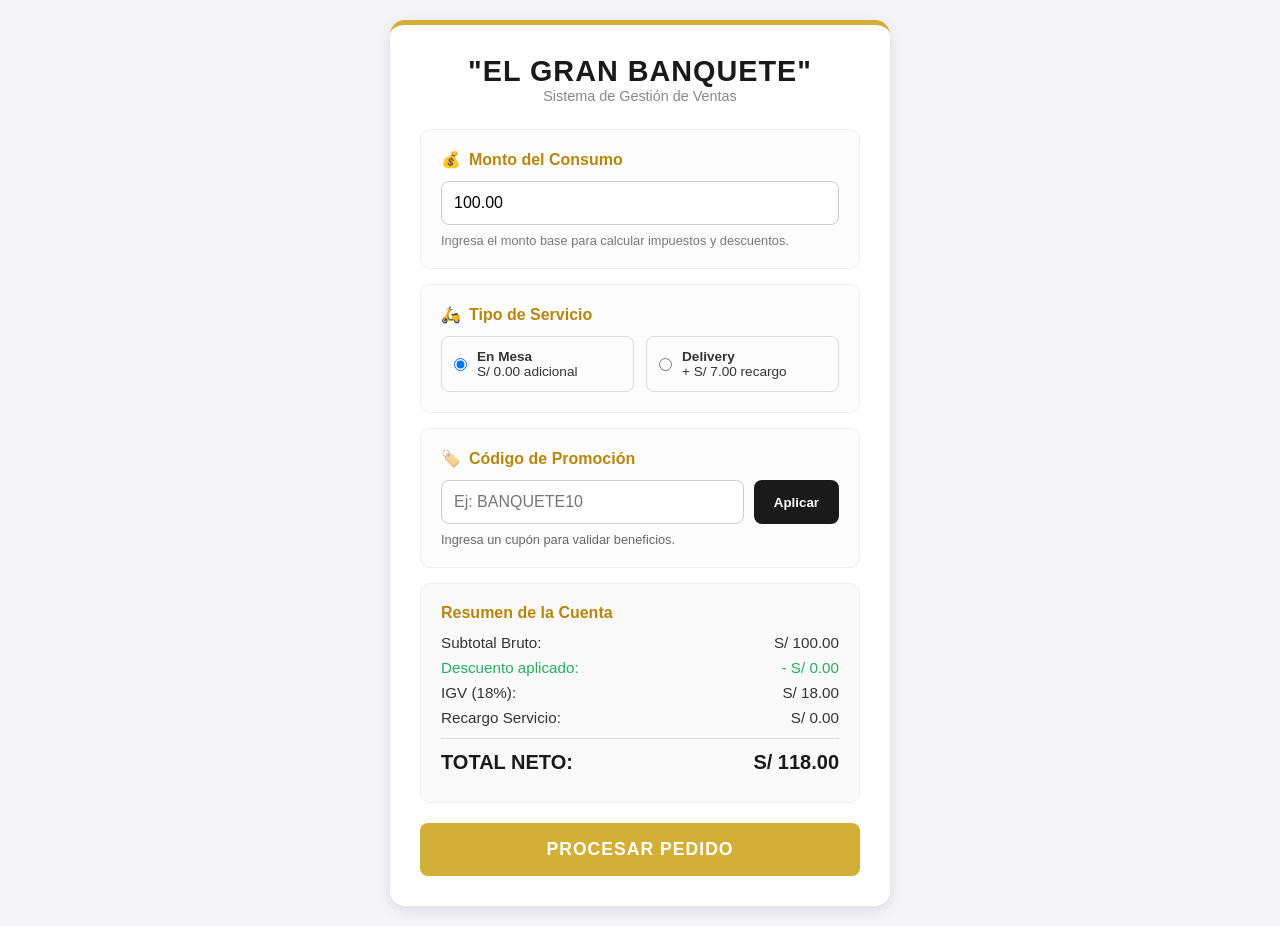
<file: Modulo_ventas/index.html>
<!DOCTYPE html>
<html lang="es">
<head>
    <meta charset="UTF-8">
    <meta name="viewport" content="width=device-width, initial-scale=1.0">
    <title>Módulo de Ventas | "EL GRAN BANQUETE"</title>
    <link rel="stylesheet" href="styles.css">
</head>
<body>

    <div class="contenedor-ventas">
        <header>
            <h1>"EL GRAN BANQUETE"</h1>
            <p class="subtitulo">Sistema de Gestión de Ventas</p>
        </header>

        <section class="seccion-card">
            <h3><span class="icon">💰</span> Monto del Consumo</h3>
            <div class="input-group">
                <input type="number" id="inputSubtotal" placeholder="Ej: 100.00" value="100.00" step="0.01" min="0">
            </div>
            <p class="info-texto">Ingresa el monto base para calcular impuestos y descuentos.</p>
        </section>

        <section class="seccion-card">
            <h3><span class="icon">🛵</span> Tipo de Servicio</h3>
            <div class="opciones-servicio">
                <label class="radio-label">
                    <input type="radio" name="tipoServicio" value="mesa" checked> 
                    <div class="info-radio">
                        <strong>En Mesa</strong>
                        <span>S/ 0.00 adicional</span>
                    </div>
                </label>
                <label class="radio-label">
                    <input type="radio" name="tipoServicio" value="delivery"> 
                    <div class="info-radio">
                        <strong>Delivery</strong>
                        <span>+ S/ 7.00 recargo</span>
                    </div>
                </label>
            </div>
        </section>

        <section class="seccion-card">
            <h3><span class="icon">🏷️</span> Código de Promoción</h3>
            <div class="input-group">
                <input type="text" id="inputCupon" placeholder="Ej: BANQUETE10">
                <button id="btnAplicar" class="btn-secundario">Aplicar</button>
            </div>
            <p id="mensajePromo" class="info-texto">Ingresa un cupón para validar beneficios.</p>
        </section>

        <section class="seccion-card resumen">
            <h3>Resumen de la Cuenta</h3>
            <div class="fila-resumen">
                <span>Subtotal Bruto:</span>
                <span id="resSubtotal">S/ 0.00</span>
            </div>
            <div class="fila-resumen desc-color">
                <span>Descuento aplicado:</span>
                <span id="resDescuento">- S/ 0.00</span>
            </div>
            <div class="fila-resumen">
                <span>IGV (18%):</span>
                <span id="resIGV">S/ 0.00</span>
            </div>
            <div class="fila-resumen">
                <span>Recargo Servicio:</span>
                <span id="resRecargo">S/ 0.00</span>
            </div>
            <hr>
            <div class="fila-resumen total">
                <span>TOTAL NETO:</span>
                <span id="resTotal">S/ 0.00</span>
            </div>
        </section>

        <button id="btnPagar" class="btn-principal">PROCESAR PEDIDO</button>
    </div>

    <script src="script.js"></script>
</body>
</html>
</file>
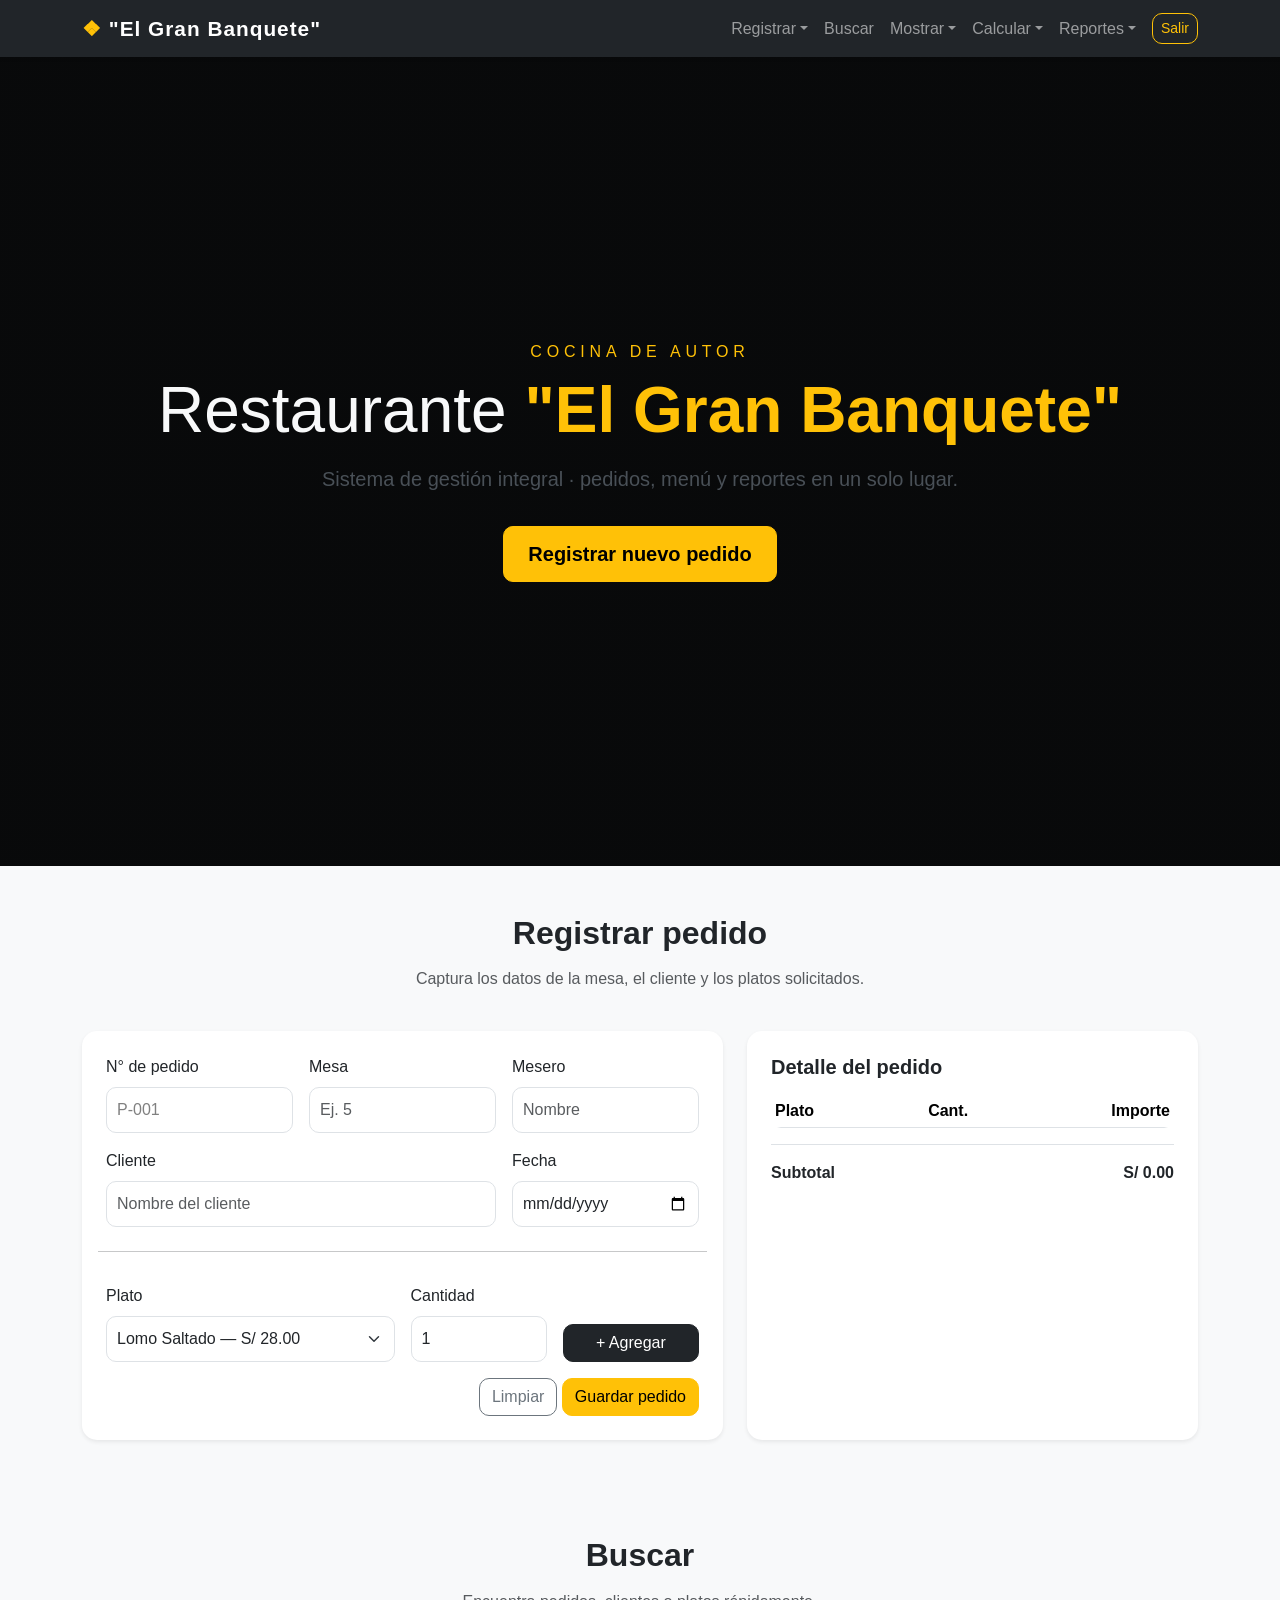
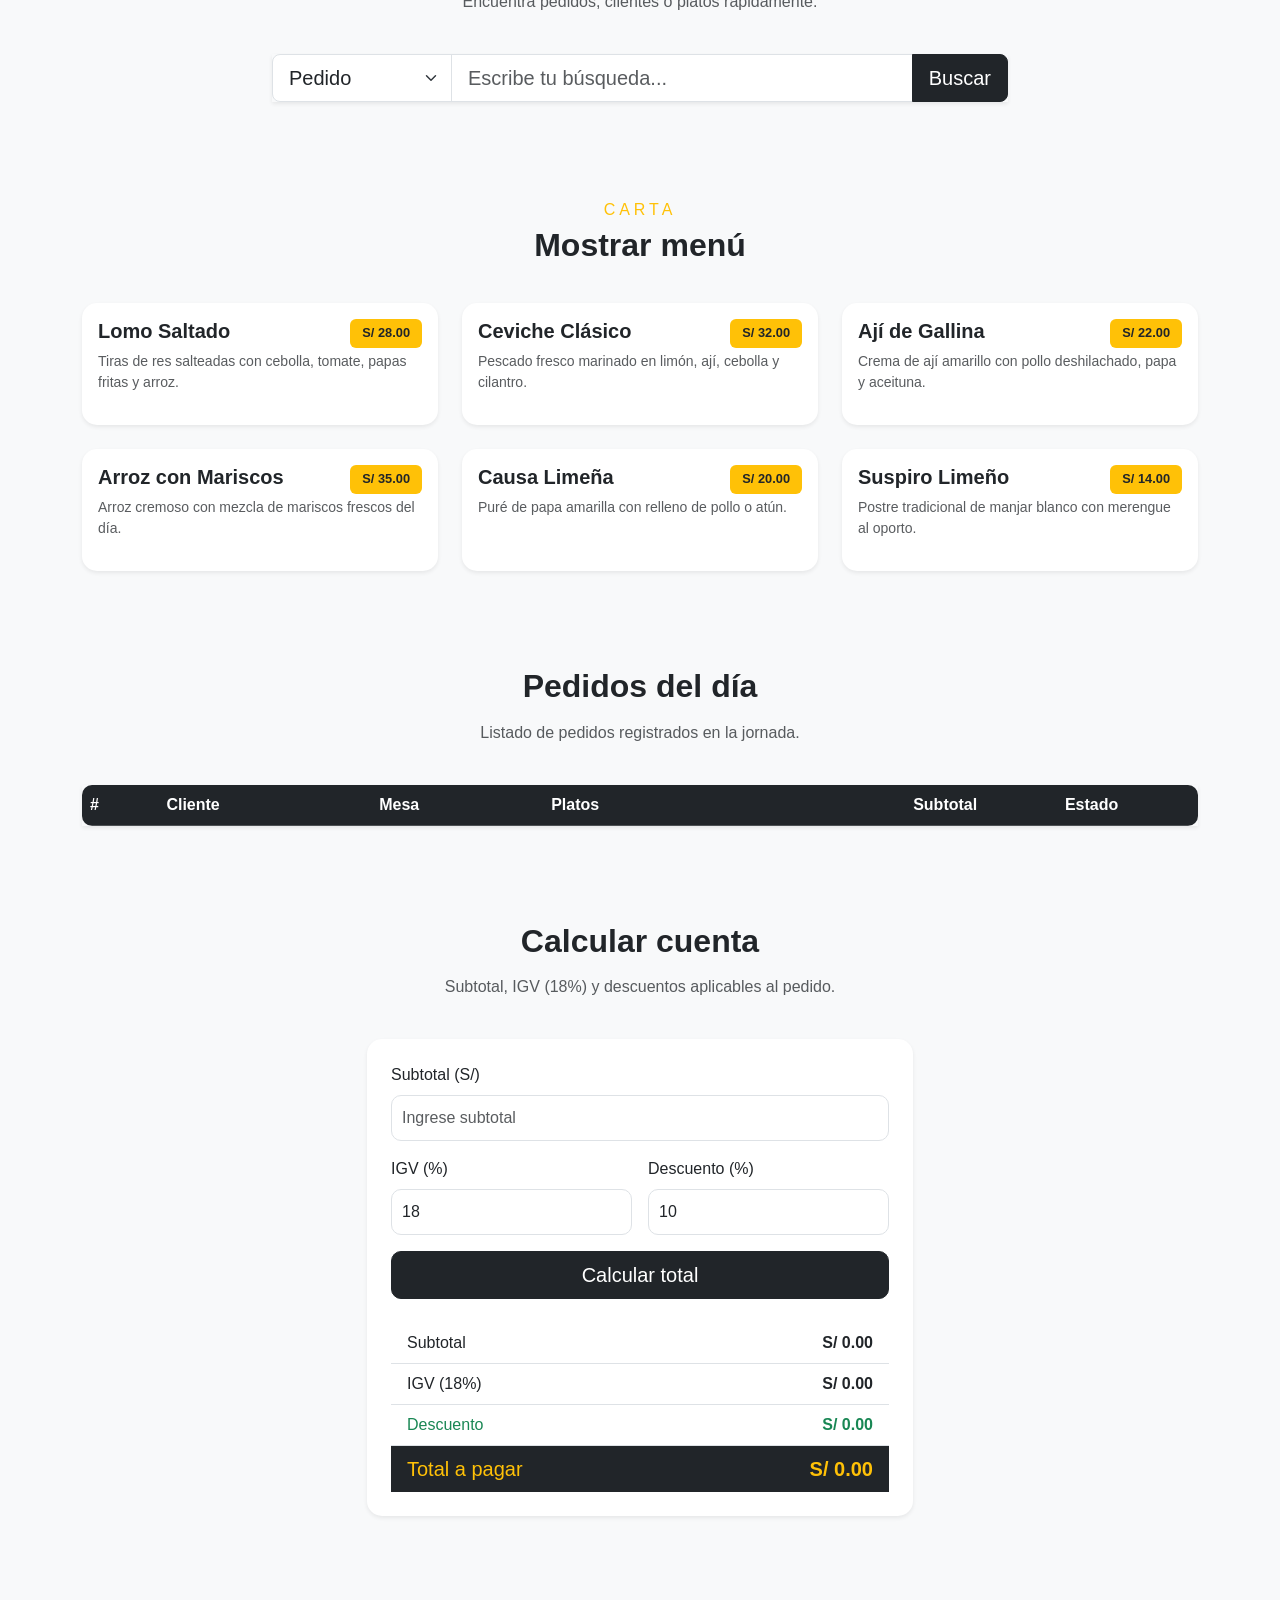
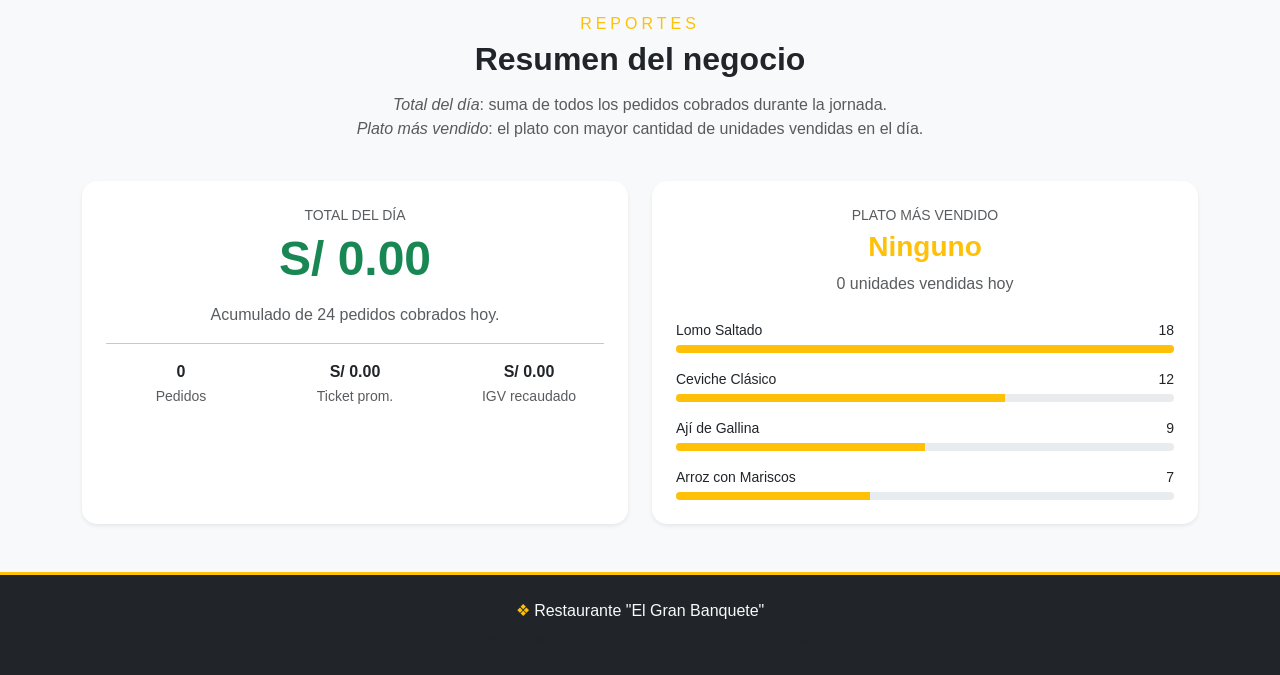
<file: MainMenu/mainMenu.html>
<!doctype html>
<html lang="es">

<head>
  <link href="https://cdn.jsdelivr.net/npm/bootstrap@5.3.8/dist/css/bootstrap.min.css" rel="stylesheet"
    integrity="sha384-sRIl4kxILFvY47J16cr9ZwB07vP4J8+LH7qKQnuqkuIAvNWLzeN8tE5YBujZqJLB" crossorigin="anonymous">
  <script src="https://cdn.jsdelivr.net/npm/bootstrap@5.3.8/dist/js/bootstrap.bundle.min.js"
    integrity="sha384-FKyoEForCGlyvwx9Hj09JcYn3nv7wiPVlz7YYwJrWVcXK/BmnVDxM+D2scQbITxI"
    crossorigin="anonymous"></script>
  <meta charset="utf-8">
  <meta name="viewport" content="width=device-width, initial-scale=1">
  <title>Restaurante "El Gran Banquete" — Sistema de Gestión</title>
  <meta name="description"
    content="Sistema elegante de gestión para restaurante: pedidos, menú, subtotales, IGV, descuentos y reportes.">

  <link rel="stylesheet" href="styles.css">
</head>

<body>

  <!-- =========================================================
       NAVBAR PRINCIPAL — Menú con las 6 opciones del enunciado:
       Registrar · Buscar · Mostrar · Calcular · Reportes · Salir
       ========================================================= -->
  <nav class="navbar navbar-expand-lg navbar-dark bg-dark shadow-sm fixed-top">
    <div class="container">
      <a class="navbar-brand fw-bold" href="#inicio">
        <span class="text-warning">&#10070;</span> "El Gran Banquete"
      </a>
      <button class="navbar-toggler" type="button" data-bs-toggle="collapse" data-bs-target="#mainNav">
        <span class="navbar-toggler-icon"></span>
      </button>

      <div class="collapse navbar-collapse" id="mainNav">
        <ul class="navbar-nav ms-auto align-items-lg-center">

          <!-- 1. REGISTRAR -->
          <li class="nav-item dropdown">
            <a class="nav-link dropdown-toggle" href="#" data-bs-toggle="dropdown">Registrar</a>
            <ul class="dropdown-menu dropdown-menu-end">
              <li><a class="dropdown-item" href="#registrar-pedido">Registrar pedido</a></li>
              <li><a class="dropdown-item" href="#registrar-cliente">Registrar cliente</a></li>
              <li><a class="dropdown-item" href="#registrar-plato">Registrar plato</a></li>
            </ul>
          </li>

          <!-- 2. BUSCAR -->
          <li class="nav-item">
            <a class="nav-link" href="#buscar">Buscar</a>
          </li>

          <!-- 3. MOSTRAR -->
          <li class="nav-item dropdown">
            <a class="nav-link dropdown-toggle" href="#" data-bs-toggle="dropdown">Mostrar</a>
            <ul class="dropdown-menu dropdown-menu-end">
              <li><a class="dropdown-item" href="#menu">Mostrar menú</a></li>
              <li><a class="dropdown-item" href="#pedidos">Mostrar pedidos</a></li>
            </ul>
          </li>

          <!-- 4. CALCULAR -->
          <li class="nav-item dropdown">
            <a class="nav-link dropdown-toggle" href="#" data-bs-toggle="dropdown">Calcular</a>
            <ul class="dropdown-menu dropdown-menu-end">
              <li><a class="dropdown-item" href="#calcular">Subtotal</a></li>
              <li><a class="dropdown-item" href="#calcular">Aplicar IGV (18%)</a></li>
              <li><a class="dropdown-item" href="#calcular">Aplicar descuento</a></li>
            </ul>
          </li>

          <!-- 5. REPORTES -->
          <li class="nav-item dropdown">
            <a class="nav-link dropdown-toggle" href="#" data-bs-toggle="dropdown">Reportes</a>
            <ul class="dropdown-menu dropdown-menu-end">
              <li><a class="dropdown-item" href="#total-dia">Total del día</a></li>
              <li><a class="dropdown-item" href="#plato-vendido">Plato más vendido</a></li>
            </ul>
          </li>

          <!-- 6. SALIR -->
          <li class="nav-item ms-lg-2">
            <a class="btn btn-outline-warning btn-sm" href="#" data-bs-toggle="modal"
              data-bs-target="#modalSalir">Salir</a>
          </li>
        </ul>
      </div>
    </div>
  </nav>


  <!-- =========================================================
       HERO / PORTADA
       ========================================================= -->
  <header id="inicio" class="hero-section bg-dark text-light text-center py-5">
    <div class="container py-5">
      <p class="text-warning text-uppercase mb-2 titulo-separado">Cocina de autor</p>
      <h1 class="display-3 fw-light">Restaurante <span class="fw-bold text-warning">"El Gran Banquete"</span></h1>
      <p class="lead text-light-emphasis mt-3">Sistema de gestión integral · pedidos, menú y reportes en un solo lugar.
      </p>
      <a href="#registrar-pedido" class="btn btn-warning btn-lg mt-3 px-4">Registrar nuevo pedido</a>
    </div>
  </header>


  <!-- =========================================================
       MÓDULO: REGISTRAR PEDIDO
       ========================================================= -->
  <section id="registrar-pedido" class="py-5 bg-light">
    <div class="container">
      <div class="row mb-4">
        <div class="col-lg-8 mx-auto text-center">
          <h2 class="fw-bold">Registrar pedido</h2>
          <p class="text-muted">Captura los datos de la mesa, el cliente y los platos solicitados.</p>
        </div>
      </div>

      <div class="row g-4">
        <div class="col-lg-7">
          <div class="card shadow-sm border-0">
            <div class="card-body p-4">
              <form class="row g-3">
                <div class="col-md-4">
                  <label class="form-label">N° de pedido</label>
                  <input type="text" class="form-control pedido-color" value="P-001" readonly>
                </div>
                <div class="col-md-4">
                  <label class="form-label">Mesa</label>
                  <input type="number" id="mesa" class="form-control" placeholder="Ej. 5">
                </div>
                <div class="col-md-4">
                  <label class="form-label">Mesero</label>
                  <input type="text" class="form-control" placeholder="Nombre">
                </div>
                <div class="col-md-8">
                  <label class="form-label">Cliente</label>
                  <input type="text" class="form-control" id="cliente" placeholder="Nombre del cliente">
                </div>
                <div class="col-md-4">
                  <label class="form-label">Fecha</label>
                  <input type="date" class="form-control">
                </div>

                <hr class="mt-4">

                <div class="col-md-6">
                  <label class="form-label">Plato</label>
                  <select class="form-select" id="plato">
                    <option value="Lomo Saltado">Lomo Saltado — S/ 28.00</option>
                    <option value="Ají de Gallina">Ají de Gallina — S/ 22.00</option>
                    <option value="Ceviche Clásico">Ceviche Clásico — S/ 32.00</option>
                    <option value="Arroz con Mariscos">Arroz con Mariscos — S/ 35.00</option>
                  </select>
                </div>
                <div class="col-md-3">
                  <label class="form-label">Cantidad</label>
                  <input type="number" class="form-control" id="cantidad" value="1" min="1">
                </div>
                <div class="col-md-3 d-flex align-items-end">
                  <button type="button" id="btnAgregar" class="btn btn-dark w-100">
                    + Agregar
                  </button>
                </div>

                <div class="col-12 text-end mt-3">
                  <button type="reset" class="btn btn-outline-secondary">Limpiar</button>
                  <button type="button" id="btnGuardar" class="btn btn-warning">Guardar pedido</button>
                </div>
              </form>
            </div>
          </div>
        </div>

        <div class="col-lg-5">
          <div class="card shadow-sm border-0 h-100">
            <div class="card-body p-4">
              <h5 class="fw-bold mb-3">Detalle del pedido</h5>
              <table class="table table-sm align-middle">
                <thead>
                  <tr>
                    <th>Plato</th>
                    <th class="text-center">Cant.</th>
                    <th class="text-end">Importe</th>
                  </tr>
                </thead>
                <tbody id="detallePedido">

                </tbody>
              </table>
              <div class="d-flex justify-content-between border-top pt-3">
                <span class="fw-semibold">Subtotal</span>
                <span class="fw-bold" id="subtotalDetalle">S/ 0.00</span>
              </div>
            </div>
          </div>
        </div>
      </div>
    </div>
  </section>


  <!-- =========================================================
       MÓDULO: BUSCAR
       ========================================================= -->
  <section id="buscar" class="py-5">
    <div class="container">
      <div class="row mb-4">
        <div class="col-lg-8 mx-auto text-center">
          <h2 class="fw-bold">Buscar</h2>
          <p class="text-muted">Encuentra pedidos, clientes o platos rápidamente.</p>
        </div>
      </div>

      <div class="row justify-content-center">
        <div class="col-lg-8">
          <div class="input-group input-group-lg shadow-sm">

            <select class="form-select busqueda-select" id="tipoBusqueda">
              <option value="Pedido">Pedido</option>
              <option value="Cliente">Cliente</option>
              <option value="Plato">Plato</option>
            </select>

            <input type="text" class="form-control" id="inputBuscar" placeholder="Escribe tu búsqueda...">

            <button class="btn btn-dark" id="btnBuscar">
              Buscar
            </button>
          </div>
        </div>
      </div>
    </div>
  </section>


  <!-- =========================================================
       MÓDULO: MOSTRAR MENÚ
       ========================================================= -->
  <section id="menu" class="py-5 bg-light">
    <div class="container">
      <div class="row mb-4">
        <div class="col-lg-8 mx-auto text-center">
          <p class="text-warning text-uppercase mb-1 reporte-spacing">Carta</p>
          <h2 class="fw-bold">Mostrar menú</h2>
        </div>
      </div>

      <div class="row g-4">
        <div class="col-md-6 col-lg-4">
          <div class="card border-0 shadow-sm h-100">
            <div class="card-body">
              <div class="d-flex justify-content-between">
                <h5 class="fw-bold">Lomo Saltado</h5>
                <span class="badge bg-warning text-dark align-self-start">S/ 28.00</span>
              </div>
              <p class="text-muted small">Tiras de res salteadas con cebolla, tomate, papas fritas y arroz.</p>
            </div>
          </div>
        </div>
        <div class="col-md-6 col-lg-4">
          <div class="card border-0 shadow-sm h-100">
            <div class="card-body">
              <div class="d-flex justify-content-between">
                <h5 class="fw-bold">Ceviche Clásico</h5>
                <span class="badge bg-warning text-dark align-self-start">S/ 32.00</span>
              </div>
              <p class="text-muted small">Pescado fresco marinado en limón, ají, cebolla y cilantro.</p>
            </div>
          </div>
        </div>
        <div class="col-md-6 col-lg-4">
          <div class="card border-0 shadow-sm h-100">
            <div class="card-body">
              <div class="d-flex justify-content-between">
                <h5 class="fw-bold">Ají de Gallina</h5>
                <span class="badge bg-warning text-dark align-self-start">S/ 22.00</span>
              </div>
              <p class="text-muted small">Crema de ají amarillo con pollo deshilachado, papa y aceituna.</p>
            </div>
          </div>
        </div>
        <div class="col-md-6 col-lg-4">
          <div class="card border-0 shadow-sm h-100">
            <div class="card-body">
              <div class="d-flex justify-content-between">
                <h5 class="fw-bold">Arroz con Mariscos</h5>
                <span class="badge bg-warning text-dark align-self-start">S/ 35.00</span>
              </div>
              <p class="text-muted small">Arroz cremoso con mezcla de mariscos frescos del día.</p>
            </div>
          </div>
        </div>
        <div class="col-md-6 col-lg-4">
          <div class="card border-0 shadow-sm h-100">
            <div class="card-body">
              <div class="d-flex justify-content-between">
                <h5 class="fw-bold">Causa Limeña</h5>
                <span class="badge bg-warning text-dark align-self-start">S/ 20.00</span>
              </div>
              <p class="text-muted small">Puré de papa amarilla con relleno de pollo o atún.</p>
            </div>
          </div>
        </div>
        <div class="col-md-6 col-lg-4">
          <div class="card border-0 shadow-sm h-100">
            <div class="card-body">
              <div class="d-flex justify-content-between">
                <h5 class="fw-bold">Suspiro Limeño</h5>
                <span class="badge bg-warning text-dark align-self-start">S/ 14.00</span>
              </div>
              <p class="text-muted small">Postre tradicional de manjar blanco con merengue al oporto.</p>
            </div>
          </div>
        </div>
      </div>
    </div>
  </section>


  <!-- =========================================================
       MÓDULO: MOSTRAR PEDIDOS DEL DÍA
       ========================================================= -->
  <section id="pedidos" class="py-5">
    <div class="container">
      <div class="row mb-4">
        <div class="col-lg-8 mx-auto text-center">
          <h2 class="fw-bold">Pedidos del día</h2>
          <p class="text-muted">Listado de pedidos registrados en la jornada.</p>
        </div>
      </div>

      <div class="table-responsive shadow-sm">
        <table class="table table-hover align-middle bg-white mb-0">
          <thead class="table-dark">
            <tr>
              <th>#</th>
              <th>Cliente</th>
              <th>Mesa</th>
              <th>Platos</th>
              <th class="text-end">Subtotal</th>
              <th class="text-center">Estado</th>
            </tr>
          </thead>
          <tbody id="tablaPedidos">

          </tbody>
        </table>
      </div>
    </div>
  </section>


  <!-- =========================================================
       MÓDULO: CALCULAR (subtotal, IGV, descuento, total)
       ========================================================= -->
  <section id="calcular" class="py-5 bg-light">
    <div class="container">
      <div class="row mb-4">
        <div class="col-lg-8 mx-auto text-center">
          <h2 class="fw-bold">Calcular cuenta</h2>
          <p class="text-muted">Subtotal, IGV (18%) y descuentos aplicables al pedido.</p>
        </div>
      </div>

      <div class="row justify-content-center">
        <div class="col-lg-6">
          <div class="card border-0 shadow-sm">
            <div class="card-body p-4">
              <form class="row g-3">

                <div class="col-12">
                  <label class="form-label">Subtotal (S/)</label>

                  <input type="number" class="form-control" id="subtotalInput" placeholder="Ingrese subtotal"
                    step="0.01">
                </div>

                <div class="col-md-6">
                  <label class="form-label">IGV (%)</label>

                  <input type="number" class="form-control" id="igvInput" value="18" readonly>
                </div>

                <div class="col-md-6">
                  <label class="form-label">Descuento (%)</label>

                  <input type="number" class="form-control" id="descuentoInput" value="10" min="0" max="100" step="1">
                </div>

                <div class="col-12 d-grid">
                  <button type="button" class="btn btn-dark btn-lg" id="btnCalcular">

                    Calcular total

                  </button>
                </div>

              </form>

              <ul class="list-group list-group-flush mt-4">

                <li class="list-group-item d-flex justify-content-between">
                  <span>Subtotal</span>

                  <strong id="resultadoSubtotal">
                    S/ 0.00
                  </strong>
                </li>

                <li class="list-group-item d-flex justify-content-between">
                  <span>IGV (18%)</span>

                  <strong id="resultadoIGV">
                    S/ 0.00
                  </strong>
                </li>

                <li class="list-group-item d-flex justify-content-between text-success">
                  <span>Descuento</span>

                  <strong id="resultadoDescuento">
                    S/ 0.00
                  </strong>
                </li>

                <li class="list-group-item d-flex justify-content-between bg-dark text-warning fs-5">

                  <span>Total a pagar</span>

                  <strong id="resultadoTotal">
                    S/ 0.00
                  </strong>

                </li>

              </ul>
            </div>
          </div>
        </div>
      </div>
    </div>
  </section>


  <!-- =========================================================
       MÓDULO: REPORTES — Total del día y Plato más vendido
       (lo que el profe pidió y no entendías bien)
       ========================================================= -->
  <section id="reportes" class="py-5">
    <div class="container">
      <div class="row mb-4">
        <div class="col-lg-8 mx-auto text-center">
          <p class="text-warning text-uppercase mb-1 texto-reportes">Reportes</p>
          <h2 class="fw-bold">Resumen del negocio</h2>
          <p class="text-muted">
            <em>Total del día</em>: suma de todos los pedidos cobrados durante la jornada.<br>
            <em>Plato más vendido</em>: el plato con mayor cantidad de unidades vendidas en el día.
          </p>
        </div>
      </div>

      <div class="row g-4">
        <!-- TOTAL DEL DÍA -->
        <div id="total-dia" class="col-md-6">
          <div class="card border-0 shadow-sm h-100">
            <div class="card-body p-4 text-center">
              <p class="text-uppercase text-muted small mb-1">Total del día</p>
              <h2 class="display-5 fw-bold text-success" id="totalDia">S/ 0.00</h2>
              <p class="text-muted">Acumulado de 24 pedidos cobrados hoy.</p>
              <hr>
              <div class="row text-center">
                <div class="col">
                  <div class="fw-bold" id="cantidadPedidos">
                    0
                  </div>
                  <small class="text-muted">
                    Pedidos
                  </small>
                </div>
                <div class="col">
                  <div class="fw-bold" id="ticketPromedio">
                    S/ 0.00
                  </div>
                  <small class="text-muted">
                    Ticket prom.
                  </small>
                </div>
                <div class="col">
                  <div class="fw-bold" id="igvRecaudado">
                    S/ 0.00
                  </div>
                  <small class="text-muted">
                    IGV recaudado
                  </small>
                </div>
              </div>
            </div>
          </div>
        </div>

        <!-- PLATO MÁS VENDIDO -->
        <div id="plato-vendido" class="col-md-6">
          <div class="card border-0 shadow-sm h-100">
            <div class="card-body p-4">

              <p class="text-uppercase text-muted small mb-1 text-center">
                Plato más vendido
              </p>

              <h3 class="fw-bold text-center text-warning" id="platoTop">
                Ninguno
              </h3>

              <p class="text-center text-muted" id="cantidadTop">
                0 unidades vendidas hoy
              </p>

              <p class="small mb-1 mt-4">
                Lomo Saltado
                <span class="float-end">18</span>
              </p>

              <div class="progress mb-3 progress-altura">
                <div class="progress-bar bg-warning barra-100"></div>
              </div>

              <p class="small mb-1">
                Ceviche Clásico
                <span class="float-end">12</span>
              </p>

              <div class="progress mb-3 progress-altura">
                <div class="progress-bar bg-warning barra-66"></div>
              </div>

              <p class="small mb-1">
                Ají de Gallina
                <span class="float-end">9</span>
              </p>

              <div class="progress mb-3 progress-altura">
                <div class="progress-bar bg-warning barra-50"></div>
              </div>

              <p class="small mb-1">
                Arroz con Mariscos
                <span class="float-end">7</span>
              </p>

              <div class="progress progress-altura">
                <div class="progress-bar bg-warning barra-39"></div>
              </div>

            </div>
          </div>
        </div>
      </div>
    </div>
  </section>


  <!-- =========================================================
       MODAL: SALIR
       ========================================================= -->
  <div class="modal fade" id="modalSalir" tabindex="-1">
    <div class="modal-dialog modal-dialog-centered">
      <div class="modal-content">
        <div class="modal-header">
          <h5 class="modal-title">Cerrar sesión</h5>
          <button type="button" class="btn-close" data-bs-dismiss="modal"></button>
        </div>
        <div class="modal-body">¿Estás seguro de que deseas salir del sistema?</div>
        <div class="modal-footer">
          <button type="button" class="btn btn-secondary" data-bs-dismiss="modal">Cancelar</button>
          <button type="button" class="btn btn-warning">Salir</button>
        </div>
      </div>
    </div>
  </div>


  <!-- =========================================================
       FOOTER
       ========================================================= -->
  <footer class="bg-dark text-light py-4 text-center">
    <div class="container">
      <p class="mb-1"><span class="text-warning">&#10070;</span> Restaurante "El Gran Banquete"</p>
      <small class="text-muted">Sistema de gestión &copy; 2026 — Todos los derechos reservados.</small>
    </div>
  </footer>

  <script src="script.js"></script>
</body>

</html>
</file>
<file: Modulo_ventas/styles.css>
/* --- CONFIGURACIÓN GENERAL --- */
:root {
    --dorado: #D4AF37;
    --dorado-oscuro: #B8860B;
    --negro-suave: #1A1A1A;
    --gris-fondo: #F4F4F9;
    --blanco: #FFFFFF;
    --texto: #333333;
    --sombra: 0 4px 15px rgba(0, 0, 0, 0.1);
}

* {
    margin: 0;
    padding: 0;
    box-sizing: border-box;
    font-family: 'Segoe UI', Roboto, Helvetica, Arial, sans-serif;
}

body {
    background-color: var(--gris-fondo);
    color: var(--texto);
    display: flex;
    justify-content: center;
    align-items: center;
    min-height: 100vh;
    padding: 20px;
}

/* --- CONTENEDOR PRINCIPAL --- */
.contenedor-ventas {
    background-color: var(--blanco);
    width: 100%;
    max-width: 500px;
    padding: 30px;
    border-radius: 15px;
    box-shadow: var(--sombra);
    border-top: 5px solid var(--dorado);
}

header {
    margin-bottom: 25px;
    text-align: center;
}

h1 {
    color: var(--negro-suave);
    font-size: 1.8rem;
    text-transform: uppercase;
    letter-spacing: 1px;
}

.subtitulo {
    color: #888;
    font-size: 0.9rem;
    font-weight: 500;
}

/* --- CARDS Y SECCIONES --- */
.seccion-card {
    background: #fdfdfd;
    border: 1px solid #eeeeee;
    padding: 20px;
    border-radius: 10px;
    margin-bottom: 15px; /* Espaciado ajustado */
}

h3 {
    font-size: 1rem;
    margin-bottom: 12px;
    color: var(--dorado-oscuro);
    display: flex;
    align-items: center;
    gap: 8px;
}

/* --- INPUTS (Número y Texto) --- */
.input-group {
    display: flex;
    gap: 10px;
}

/* Estilo para el nuevo input de monto y el de cupones */
input[type="number"],
input[type="text"] {
    flex: 1;
    padding: 12px;
    border: 1px solid #ccc;
    border-radius: 8px;
    outline: none;
    font-size: 1rem;
    transition: 0.3s;
}

input[type="number"]:focus,
input[type="text"]:focus {
    border-color: var(--dorado);
    box-shadow: 0 0 5px rgba(212, 175, 55, 0.2);
}

/* --- OPCIONES DE SERVICIO (Radios) --- */
.opciones-servicio {
    display: flex;
    gap: 12px;
}

.radio-label {
    flex: 1;
    display: flex;
    align-items: center;
    gap: 10px;
    padding: 12px;
    border: 1px solid #ddd;
    border-radius: 8px;
    cursor: pointer;
    transition: 0.3s;
}

.info-radio {
    display: flex;
    flex-direction: column;
    font-size: 0.85rem;
}

.radio-label:hover {
    background-color: #fff9e6;
    border-color: var(--dorado);
}

/* --- BOTONES --- */
button {
    cursor: pointer;
    border: none;
    border-radius: 8px;
    font-weight: 600;
    transition: 0.3s;
}

.btn-secundario {
    background-color: var(--negro-suave);
    color: white;
    padding: 0 20px;
}

.btn-secundario:hover {
    background-color: #444;
}

.btn-principal {
    width: 100%;
    background-color: var(--dorado);
    color: white;
    padding: 16px;
    font-size: 1.1rem;
    margin-top: 5px;
    text-transform: uppercase;
    letter-spacing: 1px;
}

.btn-principal:hover {
    background-color: var(--dorado-oscuro);
    transform: translateY(-2px);
}

/* --- RESUMEN DE CUENTA --- */
.resumen {
    background-color: #fafafa;
}

.fila-resumen {
    display: flex;
    justify-content: space-between;
    margin-bottom: 8px;
    font-size: 0.95rem;
}

.desc-color {
    color: #27ae60; /* Verde para los descuentos */
    font-weight: 500;
}

hr {
    border: 0;
    border-top: 1px solid #ddd;
    margin: 12px 0;
}

.total {
    font-weight: bold;
    font-size: 1.25rem;
    color: var(--negro-suave);
}

.info-texto {
    font-size: 0.8rem;
    color: #777;
    margin-top: 8px;
}
</file>
<file: MainMenu/styles.css>
/* =========================================================
   ESTILOS GENERALES
========================================================= */

body {
    font-family: Arial, Helvetica, sans-serif;
    background-color: #f8f9fa;
    scroll-behavior: smooth;
}

/* =========================================================
   NAVBAR
========================================================= */

.navbar-brand {
    font-size: 1.3rem;
    letter-spacing: 1px;
}

.nav-link {
    transition: 0.3s;
}

.nav-link:hover {
    color: #ffc107 !important;
}

/* =========================================================
   HERO / PORTADA
========================================================= */

header {
    background: linear-gradient(rgba(0, 0, 0, 0.75),
            rgba(0, 0, 0, 0.75)),
        url("https://images.unsplash.com/photo-1517248135467-4c7edcad34c4?q=80&w=1400&auto=format&fit=crop") center/cover;
    min-height: 90vh;
    display: flex;
    align-items: center;
}

header h1 {
    font-size: 3.5rem;
}

header .btn-warning {
    padding: 12px 30px;
    font-weight: bold;
    transition: 0.3s;
}

header .btn-warning:hover {
    transform: scale(1.05);
}

/* =========================================================
   SECCIONES
========================================================= */

section {
    padding-top: 80px;
    padding-bottom: 80px;
}

section h2 {
    margin-bottom: 15px;
}

/* =========================================================
   CARDS
========================================================= */

.card {
    border-radius: 15px;
    transition: 0.3s;
}

.card:hover {
    transform: translateY(-5px);
}

.card-body {
    border-radius: 15px;
}

/* =========================================================
   FORMULARIOS
========================================================= */

.form-control,
.form-select {
    border-radius: 10px;
    padding: 10px;
}

.form-control:focus,
.form-select:focus {
    border-color: #ffc107;
    box-shadow: 0 0 5px rgba(255, 193, 7, 0.5);
}

/* =========================================================
   BOTONES
========================================================= */

.btn {
    border-radius: 10px;
    transition: 0.3s;
}

.btn:hover {
    transform: translateY(-2px);
}

/* =========================================================
   TABLAS
========================================================= */

.table {
    border-radius: 10px;
    overflow: hidden;
}

.table thead th {
    vertical-align: middle;
}

.table tbody tr:hover {
    background-color: rgba(255, 193, 7, 0.1);
}

/* =========================================================
   BADGES
========================================================= */

.badge {
    padding: 8px 12px;
    font-size: 0.8rem;
}

/* =========================================================
   REPORTES
========================================================= */

.progress {
    border-radius: 20px;
    overflow: hidden;
}

.progress-bar {
    transition: width 0.5s;
}

/* =========================================================
   FOOTER
========================================================= */

footer {
    border-top: 3px solid #ffc107;
}

footer p {
    margin-bottom: 5px;
}

/* =========================================================
   MODAL
========================================================= */

.modal-content {
    border-radius: 15px;
}

/* =========================================================
   RESPONSIVE
========================================================= */

@media (max-width: 768px) {

    header h1 {
        font-size: 2.5rem;
    }

    .display-5 {
        font-size: 2rem;
    }

}

.hero-section{
    margin-top: 56px;
}

.titulo-separado{
    letter-spacing: .3em;
}

.busqueda-select{
    max-width: 180px;
}

.reporte-spacing{
    letter-spacing: .25em;
}

.pedido-color{
    color: rgb(128, 128, 128);
}

.progress-altura{
    height: 8px;
}

.barra-100{
    width: 100%;
}

.barra-66{
    width: 66%;
}

.barra-50{
    width: 50%;
}

.barra-39{
    width: 39%;
}

.texto-reportes{
    letter-spacing: .25em;
}
</file>
